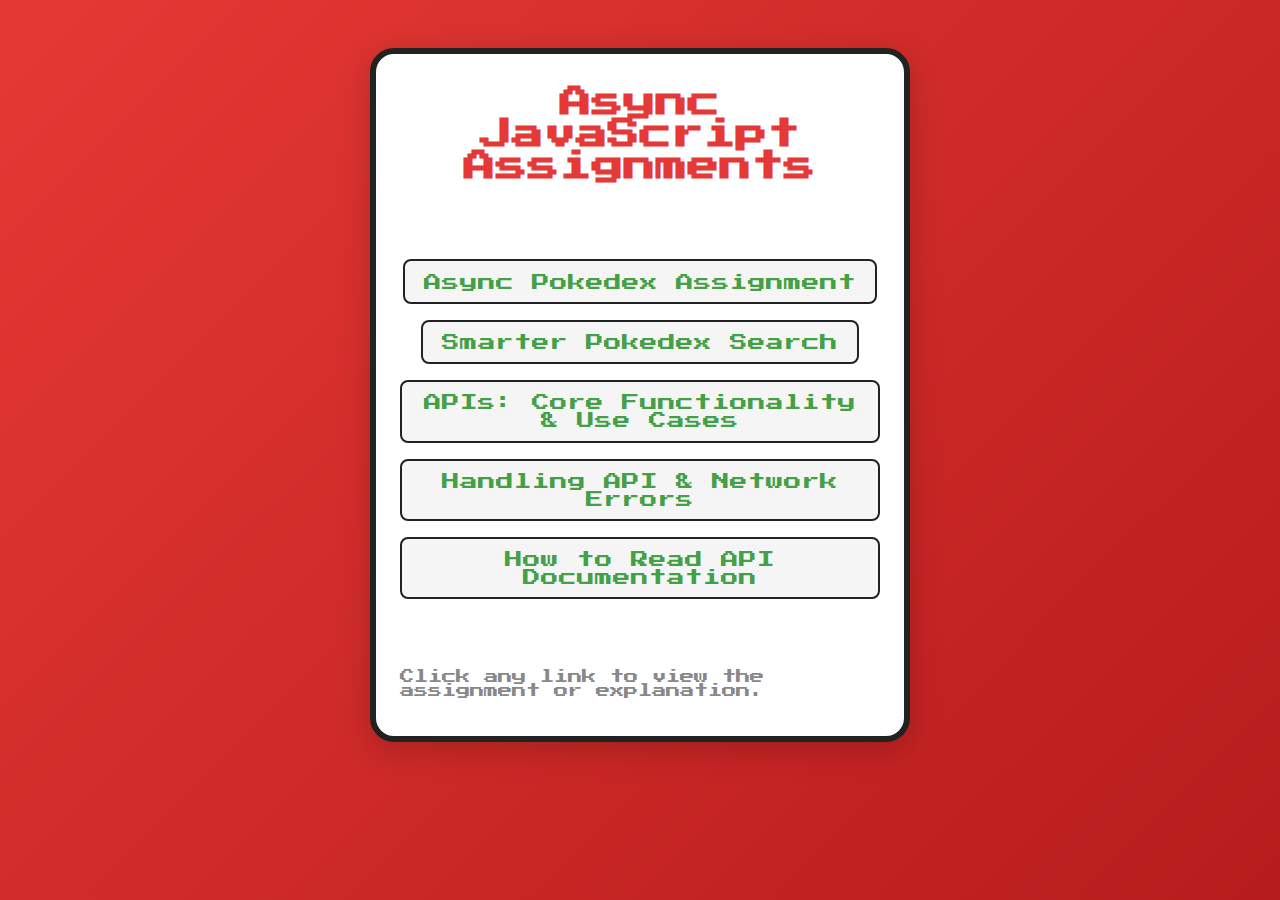
<file: index.html>
<!DOCTYPE html>
<html lang="en">
<head>
  <meta charset="UTF-8">
  <meta name="viewport" content="width=device-width, initial-scale=1.0">
  <title>Async JavaScript Assignments Home</title>
  <link href="https://fonts.googleapis.com/css2?family=Press+Start+2P&display=swap" rel="stylesheet">
  <style>
    body {
      background: linear-gradient(135deg, #e53935 0%, #b71c1c 100%);
      font-family: 'Press Start 2P', Arial, sans-serif;
      color: #222;
      margin: 0;
      min-height: 100vh;
      display: flex;
      flex-direction: column;
      align-items: center;
    }
    .container {
      background: #fff;
      border-radius: 24px;
      box-shadow: 0 8px 32px rgba(0,0,0,0.18);
      border: 6px solid #222;
      max-width: 480px;
      width: 95vw;
      margin: 3rem auto 2rem auto;
      padding: 2rem 1.5rem 1.5rem 1.5rem;
      display: flex;
      flex-direction: column;
      align-items: center;
      gap: 1.5rem;
    }
    h1 {
      margin-top: 0;
      color: #e53935;
      text-align: center;
    }
    ul {
      list-style: none;
      padding: 0;
      width: 100%;
    }
    li {
      margin: 1rem 0;
      font-size: 1.1rem;
      text-align: center;
    }
    a {
      color: #43a047;
      text-decoration: none;
      background: #f5f5f5;
      border-radius: 8px;
      padding: 0.7rem 1.2rem;
      border: 2px solid #222;
      display: inline-block;
      transition: background 0.2s, color 0.2s;
    }
    a:hover {
      background: #43a047;
      color: #fff;
    }
    @media (max-width: 600px) {
      .container {
        padding: 1rem 0.5rem 1rem 0.5rem;
      }
    }
  </style>
</head>
<body>
  <div class="container">
    <h1>Async JavaScript Assignments</h1>
    <ul>
      <li><a href="async-pokedex-assignment.html">Async Pokedex Assignment</a></li>
      <li><a href="smarter-search-pokedex.html">Smarter Pokedex Search</a></li>
  <li><a href="api-explanation.html">APIs: Core Functionality & Use Cases</a></li>
  <li><a href="handling-api-errors.html">Handling API & Network Errors</a></li>
  <li><a href="reading-api-documentation.html">How to Read API Documentation</a></li>
    </ul>
    <p style="color:#888;font-size:0.9rem;">Click any link to view the assignment or explanation.</p>
  </div>
</body>
</html>
</file>
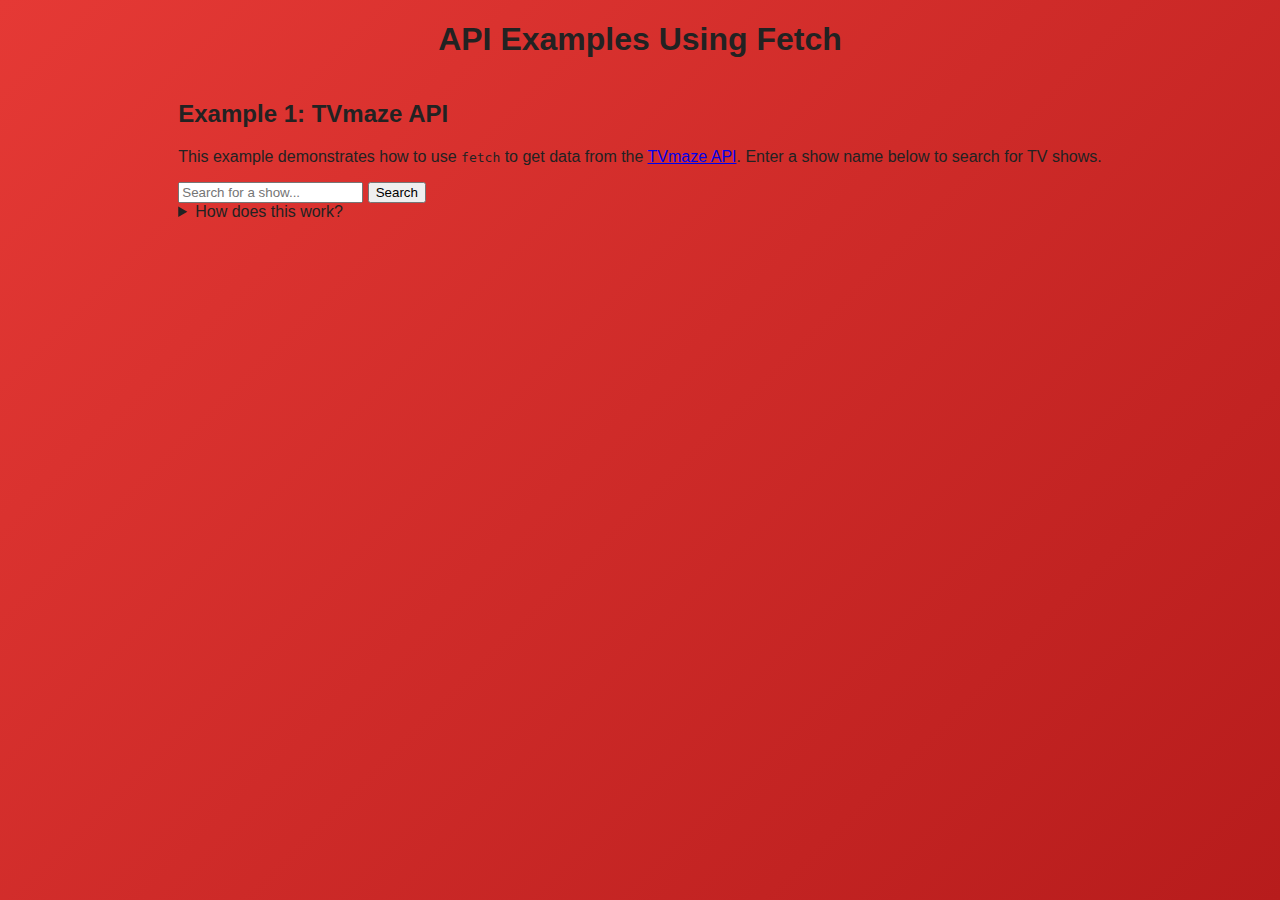
<file: api-examples.html>
<!DOCTYPE html>
<html lang="en">
<head>
    <meta charset="UTF-8">
    <meta name="viewport" content="width=device-width, initial-scale=1.0">
    <title>API Examples with Fetch</title>
    <link rel="stylesheet" href="style.css">
</head>
<body>
    <h1>API Examples Using Fetch</h1>
    <section>
        <h2>Example 1: TVmaze API</h2>
        <p>This example demonstrates how to use <code>fetch</code> to get data from the <a href="https://www.tvmaze.com/api" target="_blank">TVmaze API</a>. Enter a show name below to search for TV shows.</p>
        <input type="text" id="tvmaze-search" placeholder="Search for a show...">
        <button id="tvmaze-search-btn">Search</button>
        <div id="tvmaze-results"></div>
        <details>
            <summary>How does this work?</summary>
            <p>
                The <code>fetch</code> function is used to make HTTP requests in JavaScript. In this example, we use <code>fetch</code> to call the TVmaze API's search endpoint:
                <br>
                <code>https://api.tvmaze.com/search/shows?q=QUERY</code>
                <br>
                The API returns a list of shows matching the search term. We then display the results below.
            </p>
        </details>
    </section>
    <script src="api-examples.js"></script>
</body>
</html>
</file>
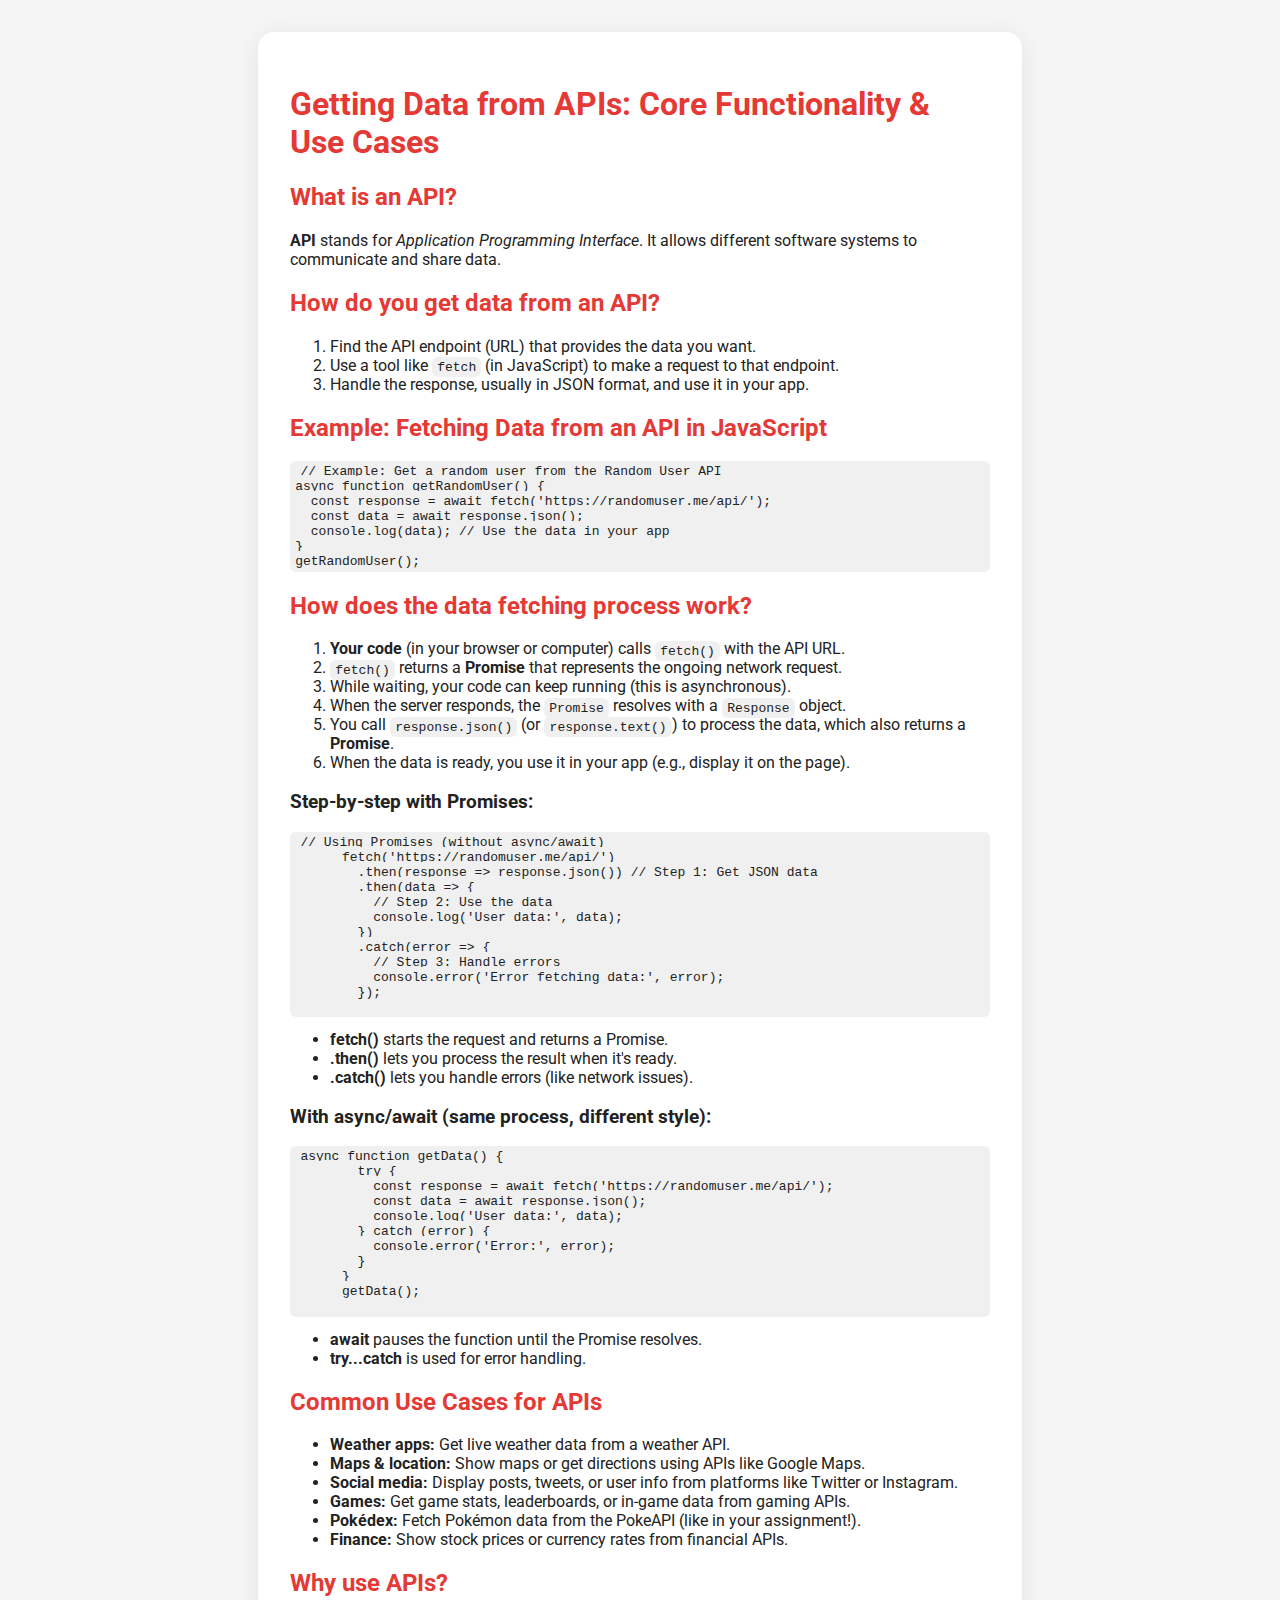
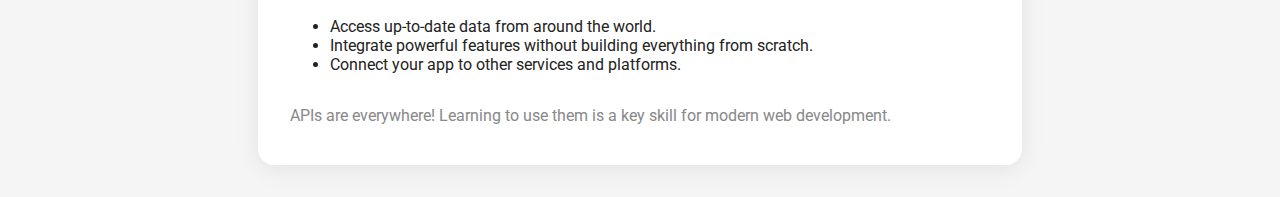
<file: api-explanation.html>
<!DOCTYPE html>
<html lang="en">
<head>
  <meta charset="UTF-8">
  <meta name="viewport" content="width=device-width, initial-scale=1.0">
  <title>APIs: Core Functionality & Use Cases</title>
  <link href="https://fonts.googleapis.com/css2?family=Roboto:wght@400;700&display=swap" rel="stylesheet">
  <style>
    body {
      font-family: 'Roboto', Arial, sans-serif;
      background: #f5f5f5;
      color: #222;
      margin: 0;
      padding: 0;
      min-height: 100vh;
    }
    .container {
      max-width: 700px;
      margin: 2rem auto;
      background: #fff;
      border-radius: 16px;
      box-shadow: 0 4px 24px rgba(0,0,0,0.08);
      padding: 2rem 2rem 1.5rem 2rem;
    }
    h1, h2 {
      color: #e53935;
    }
    code, pre {
      background: #f0f0f0;
      border-radius: 6px;
      padding: 0.2em 0.4em;
      font-size: 1em;
    }
    ul {
      margin-top: 0.5rem;
    }
  </style>
</head>
<body>
  <div class="container">
    <h1>Getting Data from APIs: Core Functionality & Use Cases</h1>
    <h2>What is an API?</h2>
    <p><strong>API</strong> stands for <em>Application Programming Interface</em>. It allows different software systems to communicate and share data.</p>
    <h2>How do you get data from an API?</h2>
    <ol>
      <li>Find the API endpoint (URL) that provides the data you want.</li>
      <li>Use a tool like <code>fetch</code> (in JavaScript) to make a request to that endpoint.</li>
      <li>Handle the response, usually in JSON format, and use it in your app.</li>
    </ol>
    <h2>Example: Fetching Data from an API in JavaScript</h2>
    <pre><code>// Example: Get a random user from the Random User API
async function getRandomUser() {
  const response = await fetch('https://randomuser.me/api/');
  const data = await response.json();
  console.log(data); // Use the data in your app
}
getRandomUser();
</code></pre>
      <h2>How does the data fetching process work?</h2>
      <ol>
        <li><strong>Your code</strong> (in your browser or computer) calls <code>fetch()</code> with the API URL.</li>
        <li><code>fetch()</code> returns a <strong>Promise</strong> that represents the ongoing network request.</li>
        <li>While waiting, your code can keep running (this is asynchronous).</li>
        <li>When the server responds, the <code>Promise</code> resolves with a <code>Response</code> object.</li>
        <li>You call <code>response.json()</code> (or <code>response.text()</code>) to process the data, which also returns a <strong>Promise</strong>.</li>
        <li>When the data is ready, you use it in your app (e.g., display it on the page).</li>
      </ol>
      <h3>Step-by-step with Promises:</h3>
      <pre><code>// Using Promises (without async/await)
      fetch('https://randomuser.me/api/')
        .then(response => response.json()) // Step 1: Get JSON data
        .then(data => {
          // Step 2: Use the data
          console.log('User data:', data);
        })
        .catch(error => {
          // Step 3: Handle errors
          console.error('Error fetching data:', error);
        });
      </code></pre>
      <ul>
        <li><strong>fetch()</strong> starts the request and returns a Promise.</li>
        <li><strong>.then()</strong> lets you process the result when it's ready.</li>
        <li><strong>.catch()</strong> lets you handle errors (like network issues).</li>
      </ul>
      <h3>With async/await (same process, different style):</h3>
      <pre><code>async function getData() {
        try {
          const response = await fetch('https://randomuser.me/api/');
          const data = await response.json();
          console.log('User data:', data);
        } catch (error) {
          console.error('Error:', error);
        }
      }
      getData();
      </code></pre>
      <ul>
        <li><strong>await</strong> pauses the function until the Promise resolves.</li>
        <li><strong>try...catch</strong> is used for error handling.</li>
      </ul>
    <h2>Common Use Cases for APIs</h2>
    <ul>
      <li><strong>Weather apps:</strong> Get live weather data from a weather API.</li>
      <li><strong>Maps & location:</strong> Show maps or get directions using APIs like Google Maps.</li>
      <li><strong>Social media:</strong> Display posts, tweets, or user info from platforms like Twitter or Instagram.</li>
      <li><strong>Games:</strong> Get game stats, leaderboards, or in-game data from gaming APIs.</li>
      <li><strong>Pokédex:</strong> Fetch Pokémon data from the PokeAPI (like in your assignment!).</li>
      <li><strong>Finance:</strong> Show stock prices or currency rates from financial APIs.</li>
    </ul>
    <h2>Why use APIs?</h2>
    <ul>
      <li>Access up-to-date data from around the world.</li>
      <li>Integrate powerful features without building everything from scratch.</li>
      <li>Connect your app to other services and platforms.</li>
    </ul>
    <p style="margin-top:2rem;color:#888;">APIs are everywhere! Learning to use them is a key skill for modern web development.</p>
  </div>
</body>
</html>
</file>
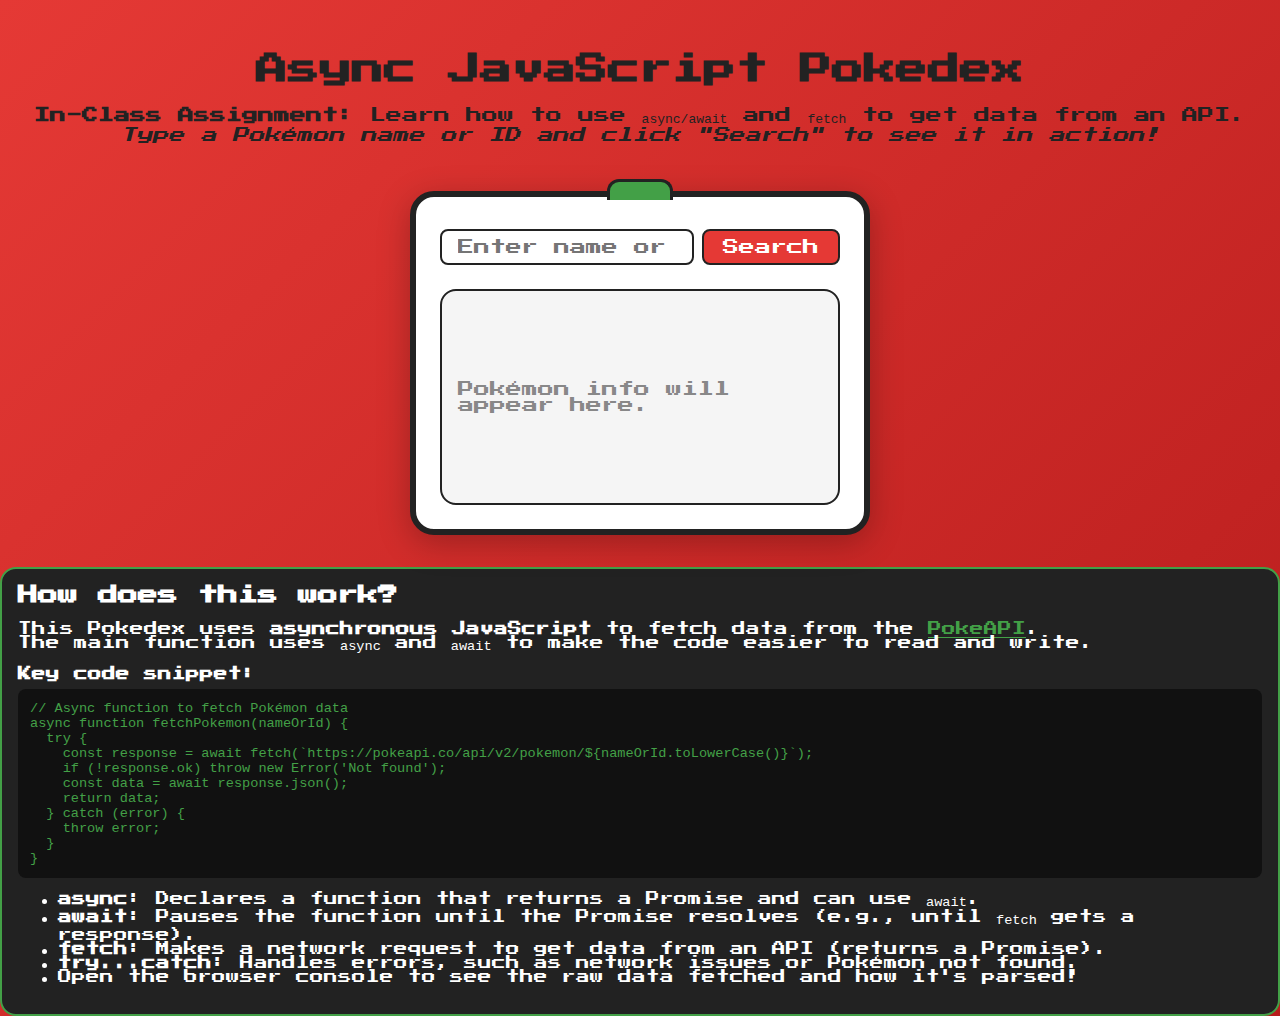
<file: async-pokedex-assignment.html>
<!--
  In-Class Assignment: Async JavaScript Pokedex
  --------------------------------------------------
  This assignment teaches you how to use async/await with fetch to interact with APIs in JavaScript.
  Follow the instructions on the page and observe how asynchronous code works in practice!
-->
<!DOCTYPE html>
<html lang="en">
<head>
  <meta charset="UTF-8">
  <meta name="viewport" content="width=device-width, initial-scale=1.0">
  <title>Async JavaScript Pokedex Assignment</title>
  <!-- Google Fonts for pixelated style -->
  <link href="https://fonts.googleapis.com/css2?family=Press+Start+2P&display=swap" rel="stylesheet">
  <link rel="stylesheet" href="style.css">
</head>
<body>
  <header>
    <h1>Async JavaScript Pokedex</h1>
    <p><strong>In-Class Assignment:</strong> Learn how to use <code>async/await</code> and <code>fetch</code> to get data from an API.<br>
      <em>Type a Pokémon name or ID and click "Search" to see it in action!</em></p>
  </header>
  <main>
    <section class="pokedex">
      <div class="input-section">
        <input type="text" id="pokemonInput" placeholder="Enter name or ID..." aria-label="Pokemon name or ID">
        <button id="searchBtn">Search</button>
      </div>
      <div class="display-section" id="displaySection">
        <span style="color:#888;">Pokémon info will appear here.</span>
      </div>
    </section>
    <section class="explanation-section">
      <h2 style="margin-top:0;">How does this work?</h2>
      <p>
        This Pokedex uses <strong>asynchronous JavaScript</strong> to fetch data from the <a href="https://pokeapi.co/" target="_blank" style="color:#43a047;">PokeAPI</a>.<br>
        The main function uses <code>async</code> and <code>await</code> to make the code easier to read and write.
      </p>
      <div>
        <strong>Key code snippet:</strong>
        <pre class="code-snippet"><code>// Async function to fetch Pokémon data
async function fetchPokemon(nameOrId) {
  try {
    const response = await fetch(`https://pokeapi.co/api/v2/pokemon/${nameOrId.toLowerCase()}`);
    if (!response.ok) throw new Error('Not found');
    const data = await response.json();
    return data;
  } catch (error) {
    throw error;
  }
}</code></pre>
      </div>
      <ul>
        <li><strong>async</strong>: Declares a function that returns a Promise and can use <code>await</code>.</li>
        <li><strong>await</strong>: Pauses the function until the Promise resolves (e.g., until <code>fetch</code> gets a response).</li>
        <li><strong>fetch</strong>: Makes a network request to get data from an API (returns a Promise).</li>
        <li><strong>try...catch</strong>: Handles errors, such as network issues or Pokémon not found.</li>
        <li>Open the browser console to see the raw data fetched and how it's parsed!</li>
      </ul>
    </section>
  </main>
  <script src="script.js"></script>
</body>
</html>
</file>
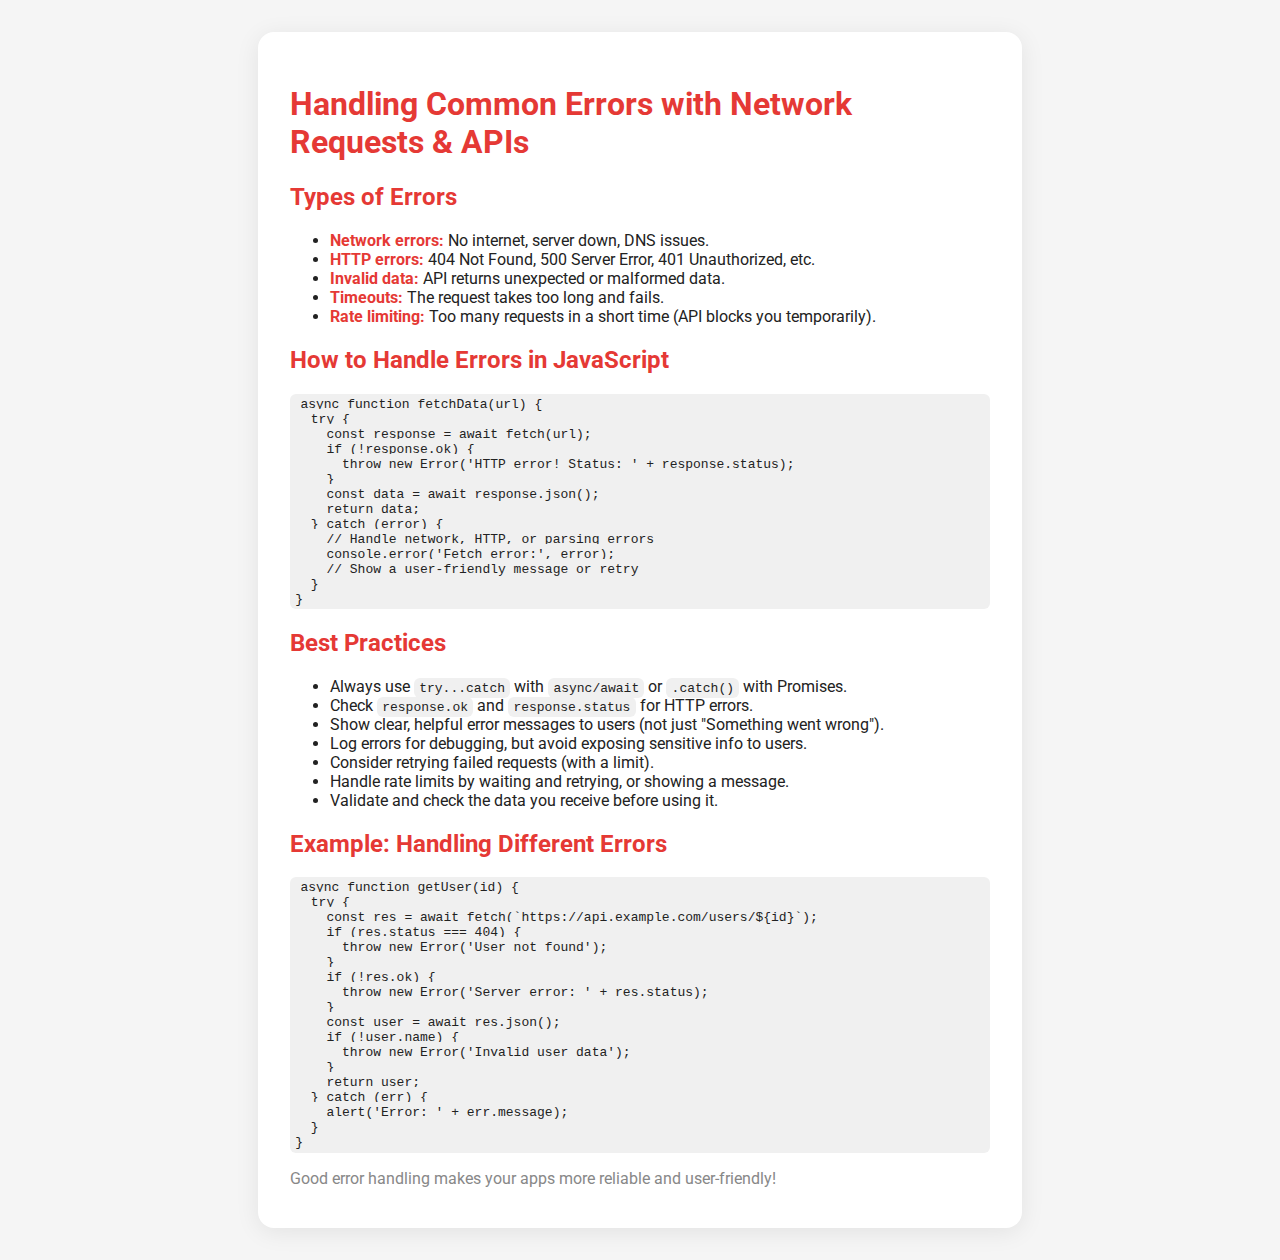
<file: handling-api-errors.html>
<!DOCTYPE html>
<html lang="en">
<head>
  <meta charset="UTF-8">
  <meta name="viewport" content="width=device-width, initial-scale=1.0">
  <title>Handling Common API & Network Errors</title>
  <link href="https://fonts.googleapis.com/css2?family=Roboto:wght@400;700&display=swap" rel="stylesheet">
  <style>
    body { font-family: 'Roboto', Arial, sans-serif; background: #f5f5f5; color: #222; margin: 0; min-height: 100vh; }
    .container { max-width: 700px; margin: 2rem auto; background: #fff; border-radius: 16px; box-shadow: 0 4px 24px rgba(0,0,0,0.08); padding: 2rem 2rem 1.5rem 2rem; }
    h1, h2 { color: #e53935; }
    code, pre { background: #f0f0f0; border-radius: 6px; padding: 0.2em 0.4em; font-size: 1em; }
    ul { margin-top: 0.5rem; }
    .error { color: #e53935; font-weight: bold; }
  </style>
</head>
<body>
  <div class="container">
    <h1>Handling Common Errors with Network Requests & APIs</h1>
    <h2>Types of Errors</h2>
    <ul>
      <li><span class="error">Network errors:</span> No internet, server down, DNS issues.</li>
      <li><span class="error">HTTP errors:</span> 404 Not Found, 500 Server Error, 401 Unauthorized, etc.</li>
      <li><span class="error">Invalid data:</span> API returns unexpected or malformed data.</li>
      <li><span class="error">Timeouts:</span> The request takes too long and fails.</li>
      <li><span class="error">Rate limiting:</span> Too many requests in a short time (API blocks you temporarily).</li>
    </ul>
    <h2>How to Handle Errors in JavaScript</h2>
    <pre><code>async function fetchData(url) {
  try {
    const response = await fetch(url);
    if (!response.ok) {
      throw new Error('HTTP error! Status: ' + response.status);
    }
    const data = await response.json();
    return data;
  } catch (error) {
    // Handle network, HTTP, or parsing errors
    console.error('Fetch error:', error);
    // Show a user-friendly message or retry
  }
}
</code></pre>
    <h2>Best Practices</h2>
    <ul>
      <li>Always use <code>try...catch</code> with <code>async/await</code> or <code>.catch()</code> with Promises.</li>
      <li>Check <code>response.ok</code> and <code>response.status</code> for HTTP errors.</li>
      <li>Show clear, helpful error messages to users (not just "Something went wrong").</li>
      <li>Log errors for debugging, but avoid exposing sensitive info to users.</li>
      <li>Consider retrying failed requests (with a limit).</li>
      <li>Handle rate limits by waiting and retrying, or showing a message.</li>
      <li>Validate and check the data you receive before using it.</li>
    </ul>
    <h2>Example: Handling Different Errors</h2>
    <pre><code>async function getUser(id) {
  try {
    const res = await fetch(`https://api.example.com/users/${id}`);
    if (res.status === 404) {
      throw new Error('User not found');
    }
    if (!res.ok) {
      throw new Error('Server error: ' + res.status);
    }
    const user = await res.json();
    if (!user.name) {
      throw new Error('Invalid user data');
    }
    return user;
  } catch (err) {
    alert('Error: ' + err.message);
  }
}
</code></pre>
    <p style="color:#888;">Good error handling makes your apps more reliable and user-friendly!</p>
  </div>
</body>
</html>
</file>
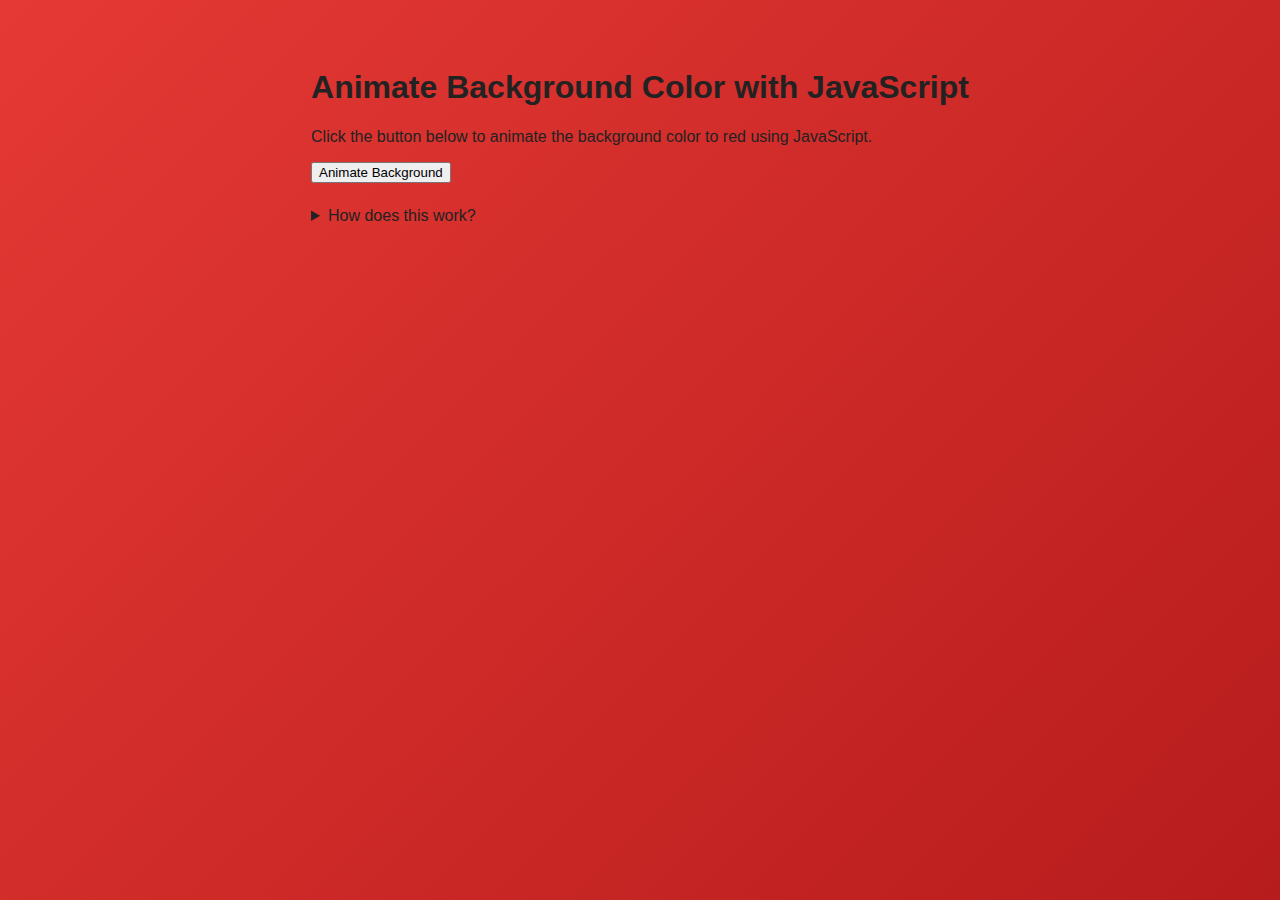
<file: js-animation-example.html>
<!DOCTYPE html>
<html lang="en">
<head>
    <meta charset="UTF-8">
    <meta name="viewport" content="width=device-width, initial-scale=1.0">
    <title>JavaScript Background Animation Example</title>
    <link rel="stylesheet" href="style.css">
</head>
<body>
    <div class="container" style="margin-top:3rem;">
        <h1>Animate Background Color with JavaScript</h1>
        <p>Click the button below to animate the background color to red using JavaScript.</p>
        <button id="animate-bg-btn">Animate Background</button>
        <details style="margin-top:1.5rem;">
            <summary>How does this work?</summary>
            <p>
                This example uses JavaScript to gradually change the background color of the page to red. It uses <code>requestAnimationFrame</code> for smooth animation, updating the color step by step.<br>
                You can use this technique to animate any CSS property in response to user actions.
            </p>
        </details>
    </div>
    <script src="js-animation-example.js"></script>
</body>
</html>
</file>
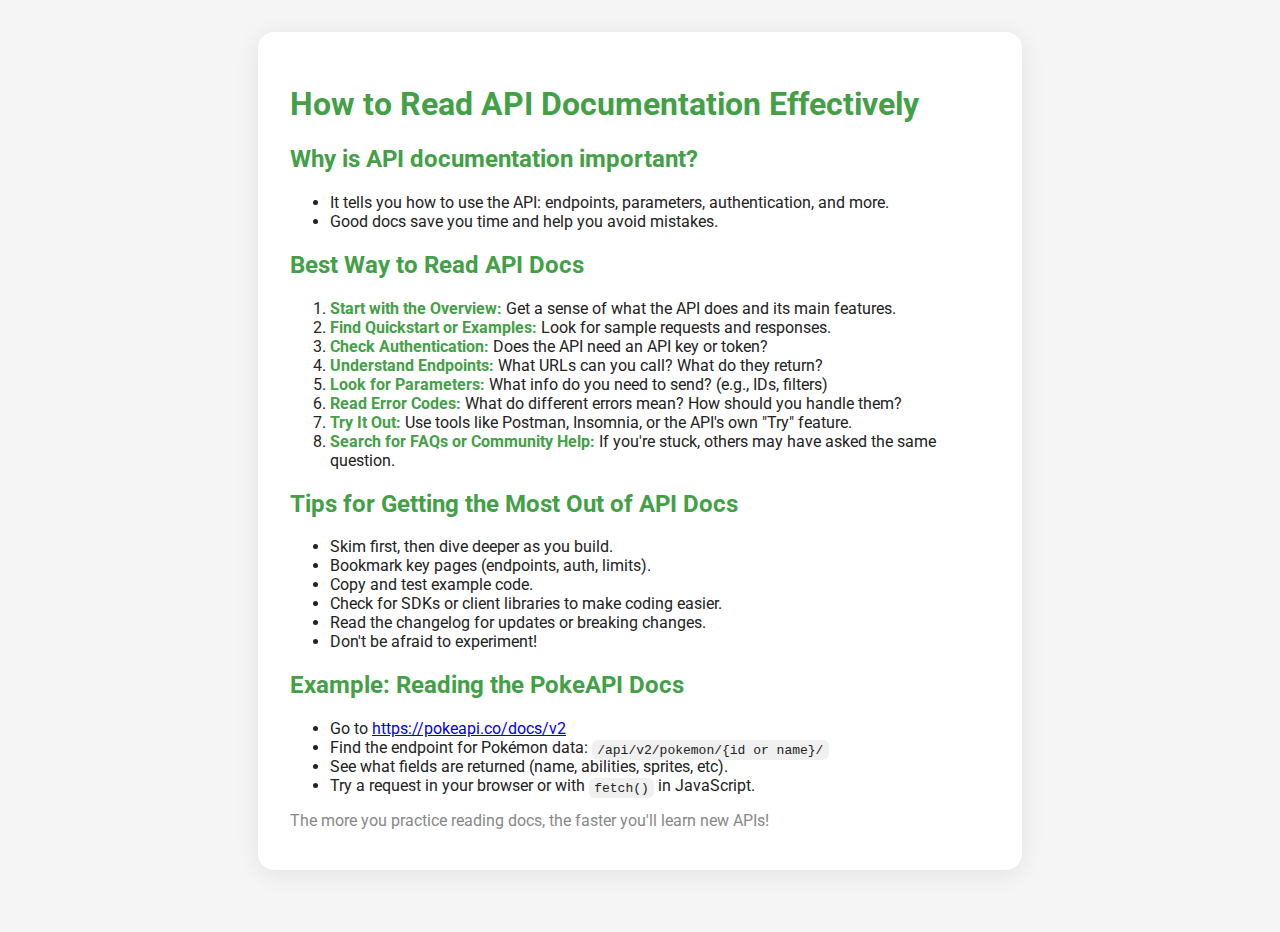
<file: reading-api-documentation.html>
<!DOCTYPE html>
<html lang="en">
<head>
  <meta charset="UTF-8">
  <meta name="viewport" content="width=device-width, initial-scale=1.0">
  <title>How to Read API Documentation Effectively</title>
  <link href="https://fonts.googleapis.com/css2?family=Roboto:wght@400;700&display=swap" rel="stylesheet">
  <style>
    body { font-family: 'Roboto', Arial, sans-serif; background: #f5f5f5; color: #222; margin: 0; min-height: 100vh; }
    .container { max-width: 700px; margin: 2rem auto; background: #fff; border-radius: 16px; box-shadow: 0 4px 24px rgba(0,0,0,0.08); padding: 2rem 2rem 1.5rem 2rem; }
    h1, h2 { color: #43a047; }
    code, pre { background: #f0f0f0; border-radius: 6px; padding: 0.2em 0.4em; font-size: 1em; }
    ul { margin-top: 0.5rem; }
    .tip { color: #43a047; font-weight: bold; }
  </style>
</head>
<body>
  <div class="container">
    <h1>How to Read API Documentation Effectively</h1>
    <h2>Why is API documentation important?</h2>
    <ul>
      <li>It tells you how to use the API: endpoints, parameters, authentication, and more.</li>
      <li>Good docs save you time and help you avoid mistakes.</li>
    </ul>
    <h2>Best Way to Read API Docs</h2>
    <ol>
      <li><span class="tip">Start with the Overview:</span> Get a sense of what the API does and its main features.</li>
      <li><span class="tip">Find Quickstart or Examples:</span> Look for sample requests and responses.</li>
      <li><span class="tip">Check Authentication:</span> Does the API need an API key or token?</li>
      <li><span class="tip">Understand Endpoints:</span> What URLs can you call? What do they return?</li>
      <li><span class="tip">Look for Parameters:</span> What info do you need to send? (e.g., IDs, filters)</li>
      <li><span class="tip">Read Error Codes:</span> What do different errors mean? How should you handle them?</li>
      <li><span class="tip">Try It Out:</span> Use tools like Postman, Insomnia, or the API's own "Try" feature.</li>
      <li><span class="tip">Search for FAQs or Community Help:</span> If you're stuck, others may have asked the same question.</li>
    </ol>
    <h2>Tips for Getting the Most Out of API Docs</h2>
    <ul>
      <li>Skim first, then dive deeper as you build.</li>
      <li>Bookmark key pages (endpoints, auth, limits).</li>
      <li>Copy and test example code.</li>
      <li>Check for SDKs or client libraries to make coding easier.</li>
      <li>Read the changelog for updates or breaking changes.</li>
      <li>Don't be afraid to experiment!</li>
    </ul>
    <h2>Example: Reading the PokeAPI Docs</h2>
    <ul>
      <li>Go to <a href="https://pokeapi.co/docs/v2" target="_blank">https://pokeapi.co/docs/v2</a></li>
      <li>Find the endpoint for Pokémon data: <code>/api/v2/pokemon/{id or name}/</code></li>
      <li>See what fields are returned (name, abilities, sprites, etc).</li>
      <li>Try a request in your browser or with <code>fetch()</code> in JavaScript.</li>
    </ul>
    <p style="color:#888;">The more you practice reading docs, the faster you'll learn new APIs!</p>
  </div>
</body>
</html>
</file>
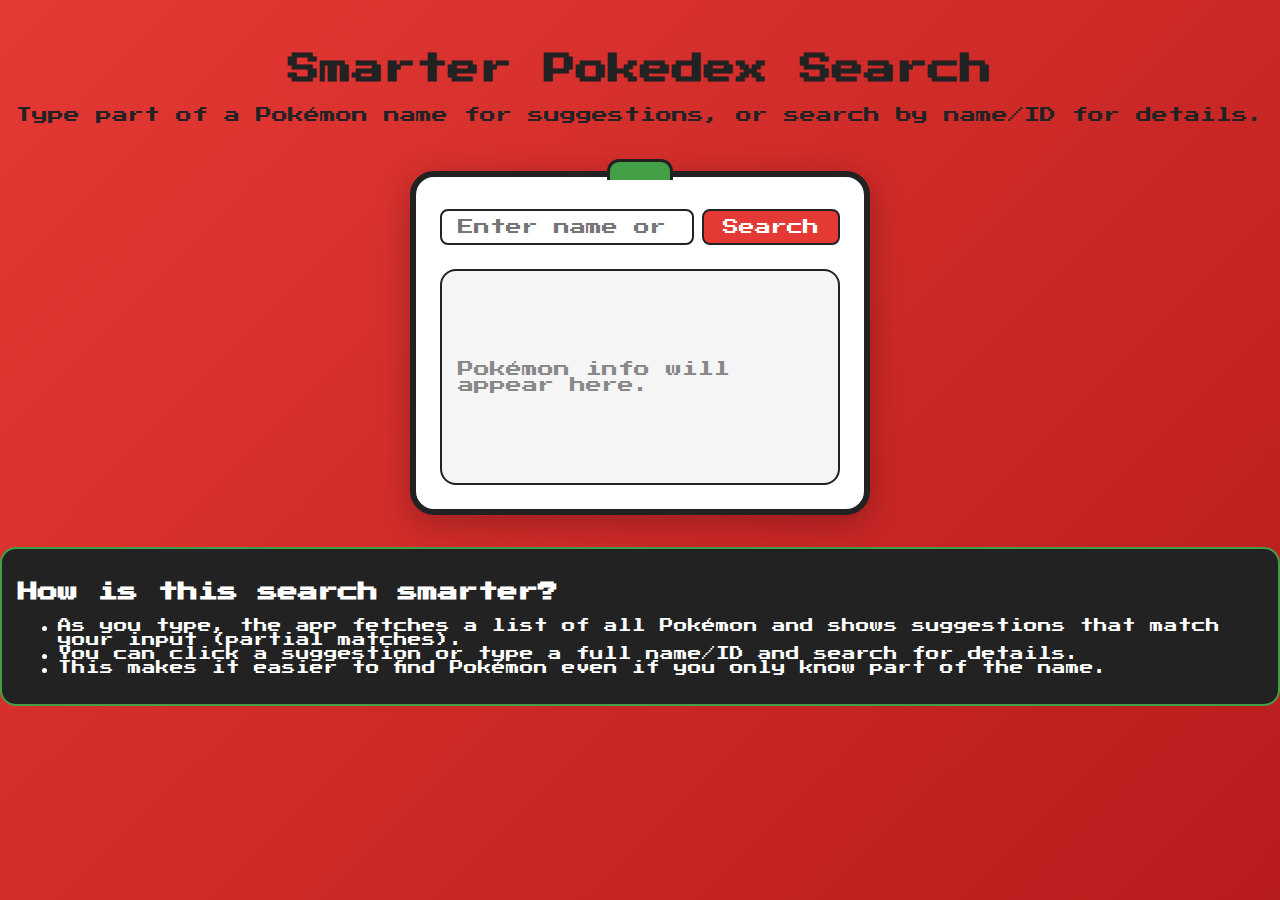
<file: smarter-search-pokedex.html>
<!DOCTYPE html>
<html lang="en">
<head>
  <meta charset="UTF-8">
  <meta name="viewport" content="width=device-width, initial-scale=1.0">
  <title>Smarter Pokedex Search</title>
  <link href="https://fonts.googleapis.com/css2?family=Press+Start+2P&display=swap" rel="stylesheet">
  <link rel="stylesheet" href="style.css">
  <style>
    .suggestions {
      background: #fff;
      border: 2px solid #222;
      border-radius: 8px;
      margin-top: 0.5rem;
      max-height: 180px;
      overflow-y: auto;
      font-size: 0.9rem;
      z-index: 10;
      position: absolute;
      width: 90%;
      left: 5%;
    }
    .suggestion-item {
      padding: 0.5rem 1rem;
      cursor: pointer;
      border-bottom: 1px solid #eee;
    }
    .suggestion-item:last-child {
      border-bottom: none;
    }
    .suggestion-item:hover {
      background: #f5f5f5;
    }
    .input-section { position: relative; }
  </style>
</head>
<body>
  <header>
    <h1>Smarter Pokedex Search</h1>
    <p>Type part of a Pokémon name for suggestions, or search by name/ID for details.</p>
  </header>
  <main>
    <section class="pokedex">
      <div class="input-section">
        <input type="text" id="pokemonInput" placeholder="Enter name or ID..." aria-label="Pokemon name or ID" autocomplete="off">
        <button id="searchBtn">Search</button>
        <div id="suggestions" class="suggestions" style="display:none;"></div>
      </div>
      <div class="display-section" id="displaySection">
        <span style="color:#888;">Pokémon info will appear here.</span>
      </div>
    </section>
    <section class="explanation-section">
      <h2>How is this search smarter?</h2>
      <ul>
        <li>As you type, the app fetches a list of all Pokémon and shows suggestions that match your input (partial matches).</li>
        <li>You can click a suggestion or type a full name/ID and search for details.</li>
        <li>This makes it easier to find Pokémon even if you only know part of the name.</li>
      </ul>
    </section>
  </main>
  <script src="smarter-search.js"></script>
</body>
</html>
</file>
<file: style.css>
/*
  Pokedex Assignment Stylesheet
  ----------------------------
  Styles for the Async JavaScript Pokedex assignment.
*/
body {
  background: linear-gradient(135deg, #e53935 0%, #b71c1c 100%);
  font-family: 'Press Start 2P', Arial, sans-serif;
  margin: 0;
  padding: 0;
  min-height: 100vh;
  color: #222;
  display: flex;
  flex-direction: column;
  align-items: center;
}
header {
  margin-top: 2rem;
  text-align: center;
}
.pokedex {
  background: #fff;
  border-radius: 24px;
  box-shadow: 0 8px 32px rgba(0,0,0,0.25);
  border: 6px solid #222;
  max-width: 400px;
  width: 95vw;
  margin: 2rem auto;
  padding: 2rem 1.5rem 1.5rem 1.5rem;
  position: relative;
  display: flex;
  flex-direction: column;
  gap: 1.5rem;
}
.pokedex::before {
  content: '';
  position: absolute;
  top: -18px; left: 50%;
  transform: translateX(-50%);
  width: 60px; height: 18px;
  background: #43a047;
  border-radius: 12px 12px 0 0;
  border: 3px solid #222;
  border-bottom: none;
}
.input-section {
  display: flex;
  gap: 0.5rem;
  align-items: center;
  justify-content: center;
}
.input-section input {
  font-family: inherit;
  font-size: 1rem;
  padding: 0.5rem 1rem;
  border-radius: 8px;
  border: 2px solid #222;
  outline: none;
  width: 60%;
}
.input-section button {
  font-family: inherit;
  font-size: 1rem;
  background: #e53935;
  color: #fff;
  border: 2px solid #222;
  border-radius: 8px;
  padding: 0.5rem 1.2rem;
  cursor: pointer;
  transition: background 0.2s;
}
.input-section button:hover {
  background: #b71c1c;
}
.display-section {
  background: #f5f5f5;
  border-radius: 16px;
  border: 2px solid #222;
  min-height: 180px;
  display: flex;
  flex-direction: column;
  align-items: center;
  justify-content: center;
  padding: 1rem;
  gap: 0.5rem;
}
.pokemon-img {
  width: 120px;
  height: 120px;
  image-rendering: pixelated;
  background: #eee;
  border-radius: 12px;
  border: 2px solid #222;
  margin-bottom: 0.5rem;
}
.pokemon-info {
  text-align: center;
  font-size: 0.9rem;
}
.error-message {
  color: #e53935;
  font-weight: bold;
  margin-top: 0.5rem;
}
.explanation-section {
  background: #222;
  color: #fff;
  border-radius: 16px;
  border: 2px solid #43a047;
  padding: 1rem;
  margin-top: 1.5rem;
  font-size: 0.85rem;
}
.code-snippet {
  background: #111;
  color: #43a047;
  border-radius: 8px;
  padding: 0.75rem;
  font-family: 'Fira Mono', 'Consolas', monospace;
  font-size: 0.85rem;
  margin: 0.5rem 0;
  overflow-x: auto;
}
@media (max-width: 600px) {
  .pokedex {
    padding: 1rem 0.5rem 1rem 0.5rem;
  }
  .display-section {
    min-height: 120px;
    padding: 0.5rem;
  }
  .pokemon-img {
    width: 80px;
    height: 80px;
  }
}
</file>
